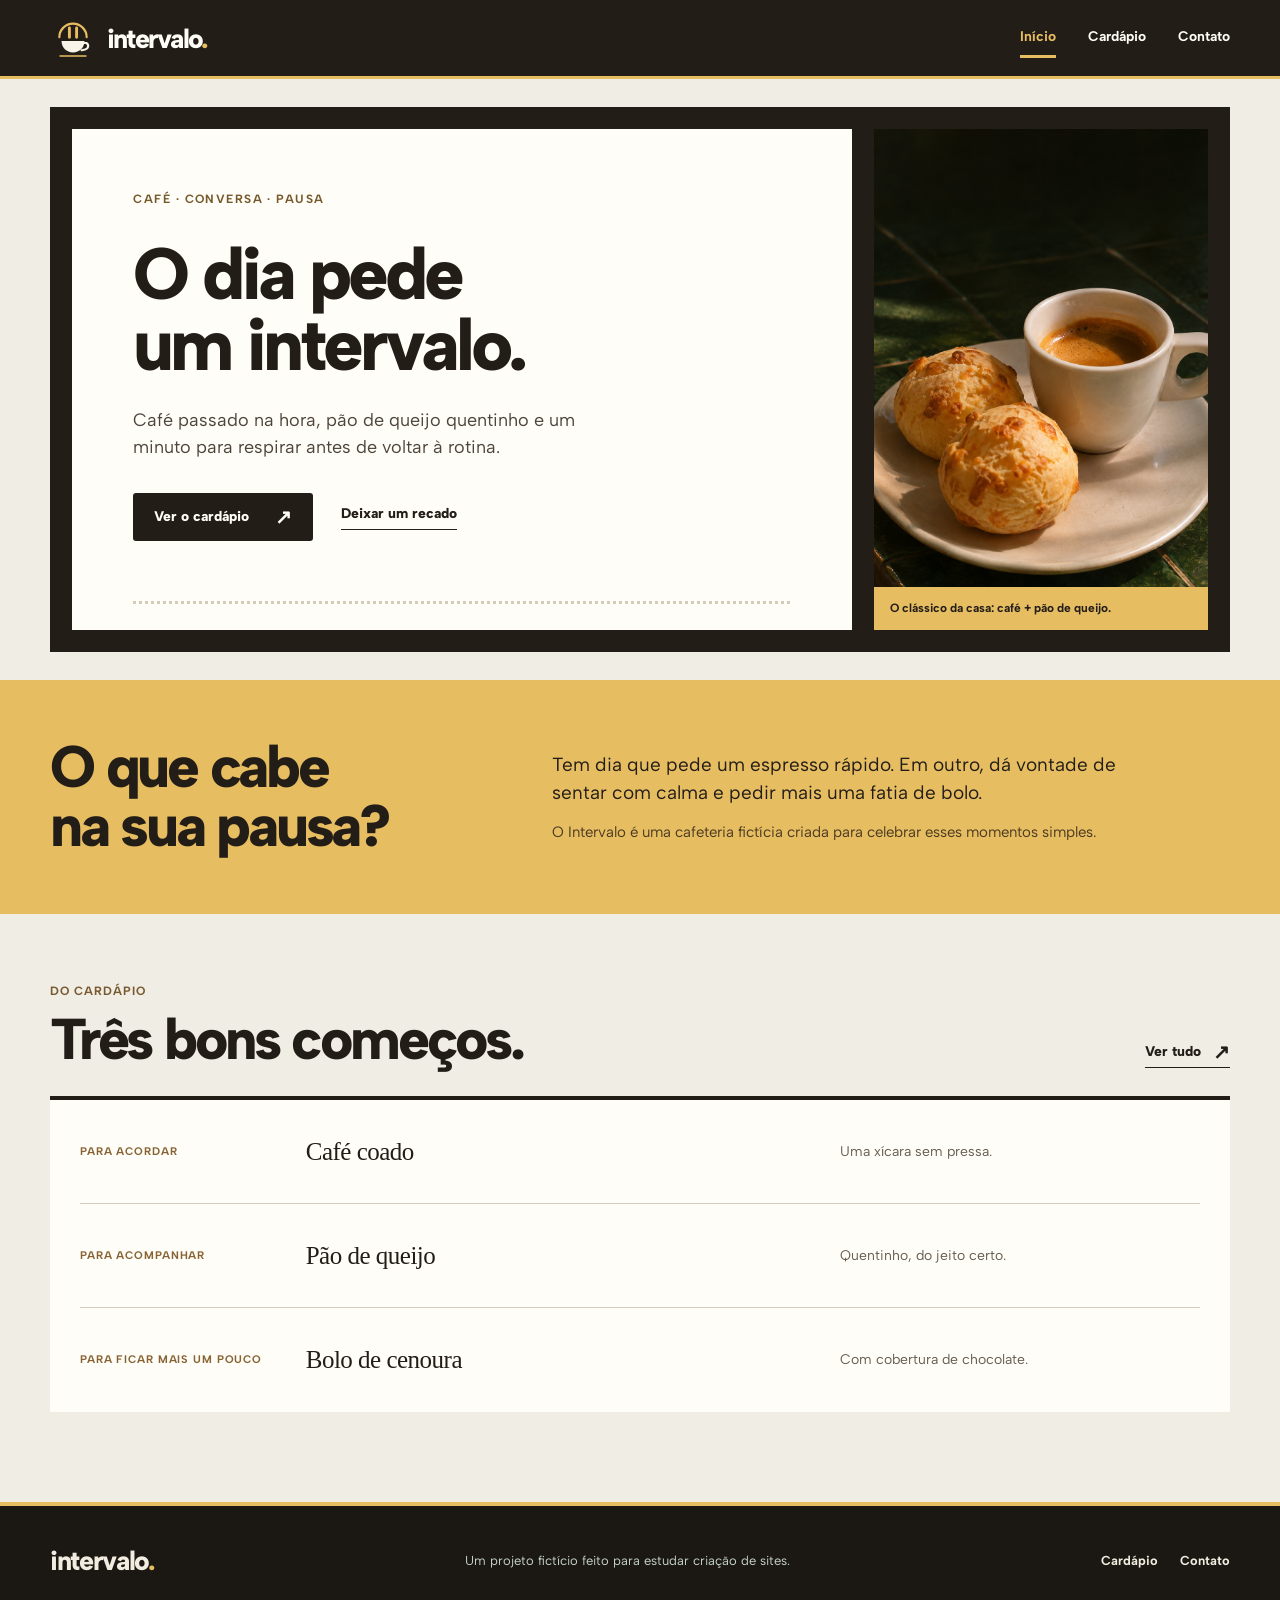
<file: index.html>
<!doctype html>
<html lang="pt-BR">
  <head>
    <meta charset="UTF-8" />
    <meta name="viewport" content="width=device-width, initial-scale=1.0" />
    <meta name="theme-color" content="#17392f" />
    <meta name="description" content="Intervalo: café, pão de queijo e uma pausa boa no meio do dia. Projeto fictício de cafeteria." />
    <title>Intervalo — uma pausa bem servida</title>
    <link rel="icon" type="image/svg+xml" href="favicon.svg" />
    <link rel="preconnect" href="https://fonts.googleapis.com" />
    <link rel="preconnect" href="https://fonts.gstatic.com" crossorigin />
    <link href="https://fonts.googleapis.com/css2?family=Albert+Sans:wght@400;500;600;700;800&display=swap" rel="stylesheet" />
    <link rel="stylesheet" href="style.css" />
    <script src="script.js" defer></script>
  </head>
  <body>
    <header class="site-header">
      <div class="shell header-inner">
        <a class="brand" href="index.html" aria-label="Intervalo, página inicial"><img src="logo-intervalo.svg" alt="" width="44" height="44" /><span>intervalo<span class="brand-period">.</span></span></a>
        <nav aria-label="Navegação principal"><a href="index.html" aria-current="page">Início</a><a href="cardapio.html">Cardápio</a><a href="contato.html">Contato</a></nav>
      </div>
    </header>

    <main>
      <section class="home-hero shell" aria-labelledby="hero-title">
        <div class="hero-content">
          <p class="hero-overline">CAFÉ · CONVERSA · PAUSA</p>
          <h1 id="hero-title">O dia pede<br />um intervalo.</h1>
          <p class="hero-description">Café passado na hora, pão de queijo quentinho e um minuto para respirar antes de voltar à rotina.</p>
          <div class="hero-actions"><a class="button button-primary" href="cardapio.html">Ver o cardápio <span aria-hidden="true">↗</span></a><a class="text-link" href="contato.html">Deixar um recado</a></div>
        </div>
        <figure class="hero-photo"><img src="hero-cafe.png" alt="Uma xícara de café e dois pães de queijo sobre uma mesa verde" width="1024" height="1536" /><figcaption>O clássico da casa: café + pão de queijo.</figcaption></figure>
      </section>

      <section class="home-feature" aria-labelledby="feature-title">
        <div class="shell feature-grid"><h2 id="feature-title">O que cabe<br />na sua pausa?</h2><div class="feature-copy"><p>Tem dia que pede um espresso rápido. Em outro, dá vontade de sentar com calma e pedir mais uma fatia de bolo.</p><p>O Intervalo é uma cafeteria fictícia criada para celebrar esses momentos simples.</p></div></div>
      </section>

      <section class="home-preview shell" aria-labelledby="preview-title">
        <div class="section-intro"><div><p class="section-label">Do cardápio</p><h2 id="preview-title">Três bons começos.</h2></div><a class="text-link" href="cardapio.html">Ver tudo <span aria-hidden="true">↗</span></a></div>
        <div class="preview-list"><article><span>Para acordar</span><h3>Café coado</h3><p>Uma xícara sem pressa.</p></article><article><span>Para acompanhar</span><h3>Pão de queijo</h3><p>Quentinho, do jeito certo.</p></article><article><span>Para ficar mais um pouco</span><h3>Bolo de cenoura</h3><p>Com cobertura de chocolate.</p></article></div>
      </section>
    </main>

    <footer class="site-footer"><div class="shell footer-inner"><a class="footer-brand" href="index.html">intervalo<span>.</span></a><p>Um projeto fictício feito para estudar criação de sites.</p><nav aria-label="Navegação do rodapé"><a href="cardapio.html">Cardápio</a><a href="contato.html">Contato</a></nav></div></footer>
  </body>
</html>
</file>
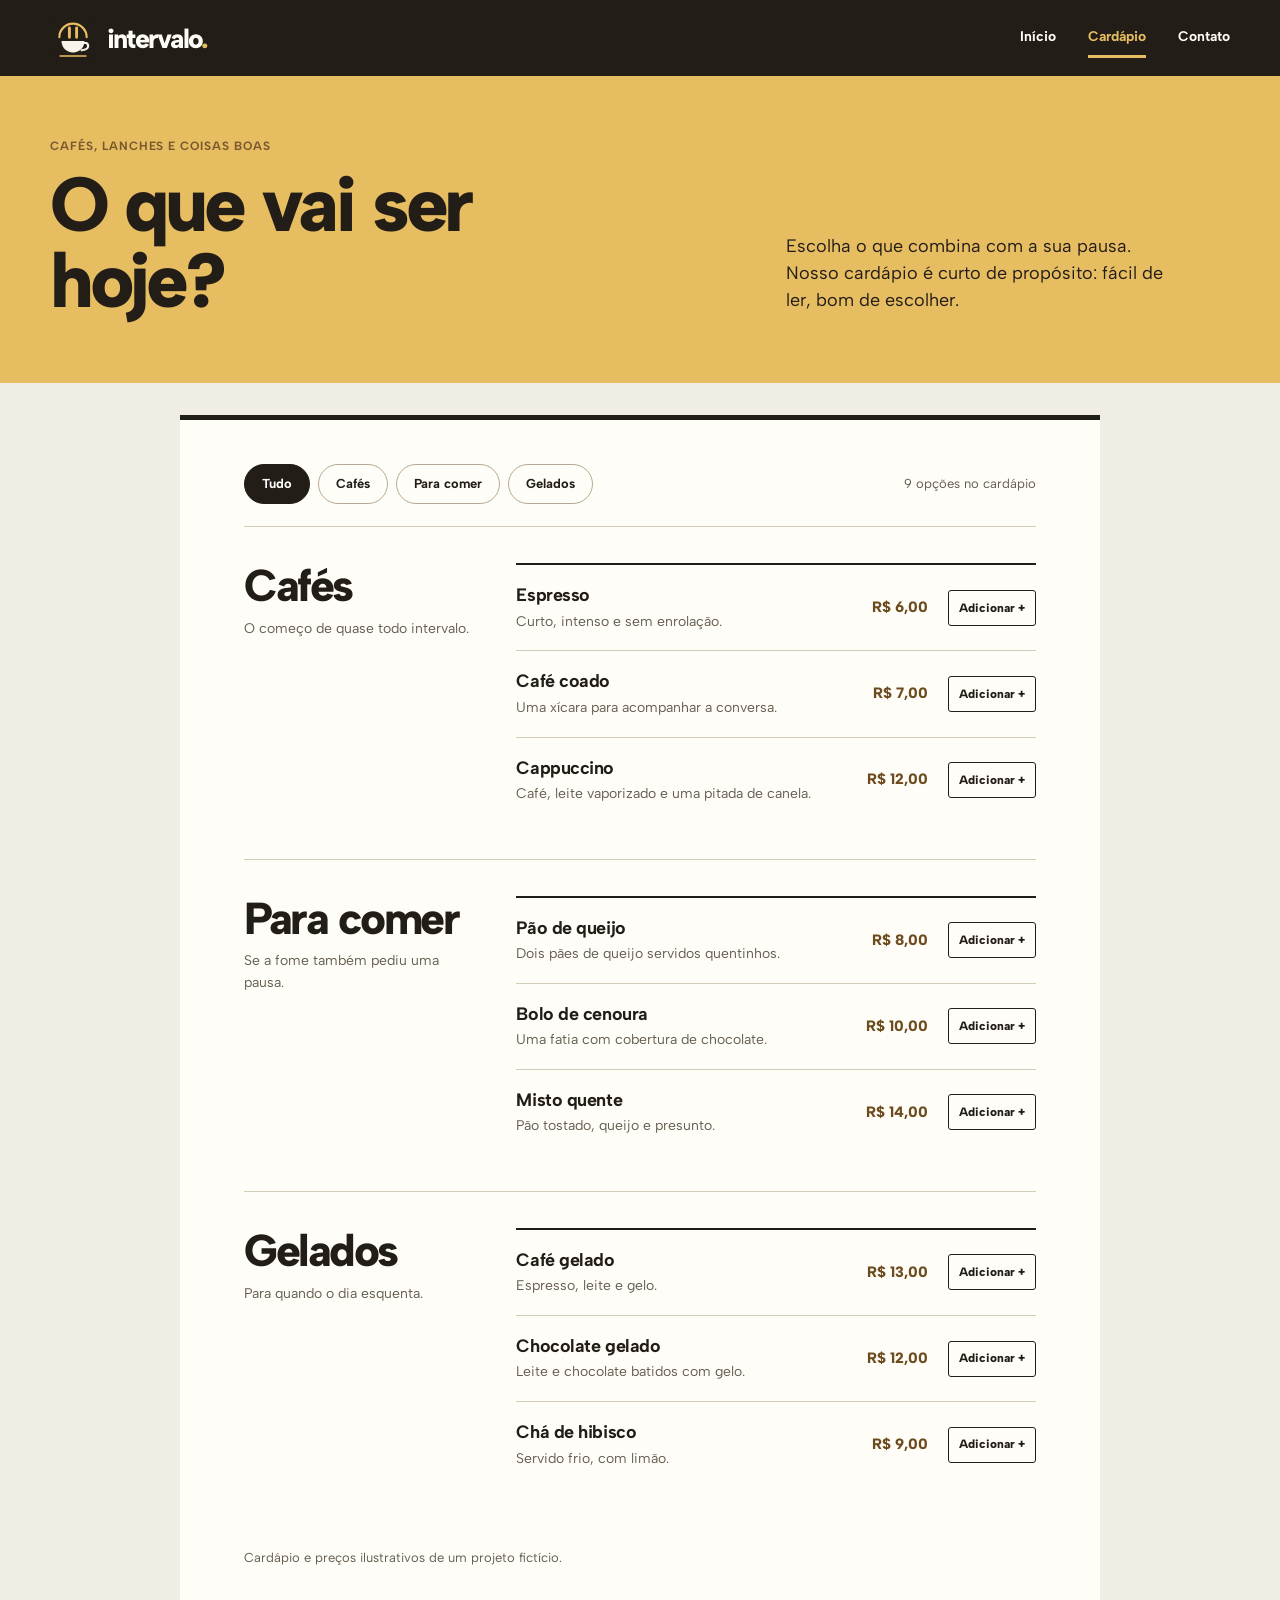
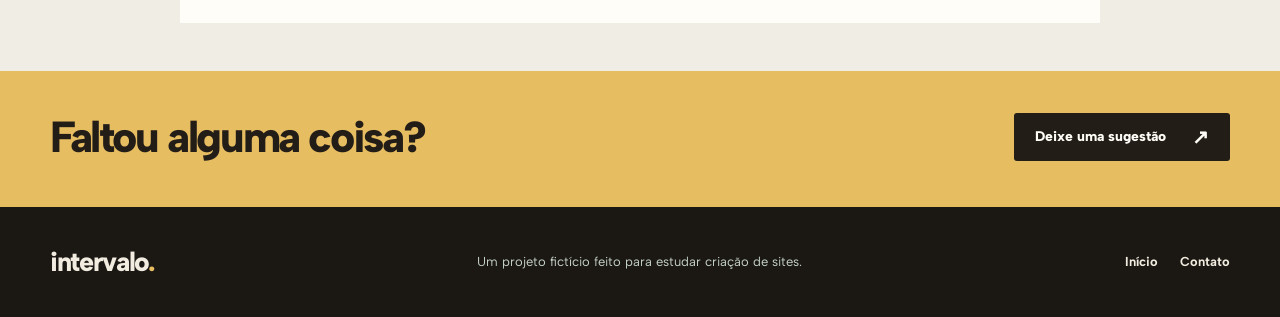
<file: cardapio.html>
<!doctype html>
<html lang="pt-BR">
  <head>
    <meta charset="UTF-8" />
    <meta name="viewport" content="width=device-width, initial-scale=1.0" />
    <meta name="theme-color" content="#17392f" />
    <meta name="description" content="Conheça o cardápio fictício do Intervalo: cafés, lanches e bebidas geladas." />
    <title>Cardápio — Intervalo</title>
    <link rel="icon" type="image/svg+xml" href="favicon.svg" />
    <link rel="preconnect" href="https://fonts.googleapis.com" />
    <link rel="preconnect" href="https://fonts.gstatic.com" crossorigin />
    <link href="https://fonts.googleapis.com/css2?family=Albert+Sans:wght@400;500;600;700;800&display=swap" rel="stylesheet" />
    <link rel="stylesheet" href="style.css" />
    <script src="script.js" defer></script>
  </head>
  <body>
    <header class="site-header"><div class="shell header-inner"><a class="brand" href="index.html" aria-label="Intervalo, página inicial"><img src="logo-intervalo.svg" alt="" width="44" height="44" /><span>intervalo<span class="brand-period">.</span></span></a><nav aria-label="Navegação principal"><a href="index.html">Início</a><a href="cardapio.html" aria-current="page">Cardápio</a><a href="contato.html">Contato</a></nav></div></header>

    <main>
      <section class="page-hero menu-hero"><div class="shell page-hero-inner"><div><p class="section-label">Cafés, lanches e coisas boas</p><h1>O que vai ser hoje?</h1></div><p>Escolha o que combina com a sua pausa. Nosso cardápio é curto de propósito: fácil de ler, bom de escolher.</p></div></section>
      <section class="menu-page shell" aria-label="Cardápio do Intervalo">
        <div class="menu-toolbar"><div class="menu-filters" role="group" aria-label="Filtrar cardápio"><button type="button" data-filter="todos" class="active" aria-pressed="true">Tudo</button><button type="button" data-filter="cafes" aria-pressed="false">Cafés</button><button type="button" data-filter="comidas" aria-pressed="false">Para comer</button><button type="button" data-filter="gelados" aria-pressed="false">Gelados</button></div><p id="menu-count" role="status" aria-live="polite">9 opções no cardápio</p></div>

        <div class="menu-categories">
          <section class="menu-category" data-category="cafes" aria-labelledby="cafes-title"><div class="category-heading"><h2 id="cafes-title">Cafés</h2><p>O começo de quase todo intervalo.</p></div><div class="menu-list"><article class="menu-item"><div><h3>Espresso</h3><p>Curto, intenso e sem enrolação.</p></div><span>R$ 6,00</span></article><article class="menu-item"><div><h3>Café coado</h3><p>Uma xícara para acompanhar a conversa.</p></div><span>R$ 7,00</span></article><article class="menu-item"><div><h3>Cappuccino</h3><p>Café, leite vaporizado e uma pitada de canela.</p></div><span>R$ 12,00</span></article></div></section>
          <section class="menu-category" data-category="comidas" aria-labelledby="comidas-title"><div class="category-heading"><h2 id="comidas-title">Para comer</h2><p>Se a fome também pediu uma pausa.</p></div><div class="menu-list"><article class="menu-item"><div><h3>Pão de queijo</h3><p>Dois pães de queijo servidos quentinhos.</p></div><span>R$ 8,00</span></article><article class="menu-item"><div><h3>Bolo de cenoura</h3><p>Uma fatia com cobertura de chocolate.</p></div><span>R$ 10,00</span></article><article class="menu-item"><div><h3>Misto quente</h3><p>Pão tostado, queijo e presunto.</p></div><span>R$ 14,00</span></article></div></section>
          <section class="menu-category" data-category="gelados" aria-labelledby="gelados-title"><div class="category-heading"><h2 id="gelados-title">Gelados</h2><p>Para quando o dia esquenta.</p></div><div class="menu-list"><article class="menu-item"><div><h3>Café gelado</h3><p>Espresso, leite e gelo.</p></div><span>R$ 13,00</span></article><article class="menu-item"><div><h3>Chocolate gelado</h3><p>Leite e chocolate batidos com gelo.</p></div><span>R$ 12,00</span></article><article class="menu-item"><div><h3>Chá de hibisco</h3><p>Servido frio, com limão.</p></div><span>R$ 9,00</span></article></div></section>
        </div>
        <p class="menu-note">Cardápio e preços ilustrativos de um projeto fictício.</p>
      </section>
      <div class="cart-bar" id="cart-bar" hidden><div class="shell cart-bar-inner"><span id="cart-summary">0 itens no carrinho</span><button type="button" id="open-cart">Ver carrinho <strong id="cart-total-short">R$ 0,00</strong></button></div></div>
      <dialog id="cart-dialog" aria-labelledby="cart-title"><div class="cart-dialog-head"><div><p class="section-label">Seu pedido</p><h2 id="cart-title">Carrinho</h2></div><button type="button" id="close-cart" aria-label="Fechar carrinho">Fechar ×</button></div><div id="cart-items"></div><div class="cart-dialog-foot"><p>Total <strong id="cart-total">R$ 0,00</strong></p><small>Pedido de demonstração: não há cobrança nem entrega real.</small><button type="button" id="finish-order" class="button button-primary">Concluir pedido de demonstração</button><p id="order-status" role="status" aria-live="polite"></p></div></dialog>
      <section class="page-cta"><div class="shell cta-inner"><h2>Faltou alguma coisa?</h2><a class="button button-light" href="contato.html">Deixe uma sugestão <span aria-hidden="true">↗</span></a></div></section>
    </main>

    <footer class="site-footer"><div class="shell footer-inner"><a class="footer-brand" href="index.html">intervalo<span>.</span></a><p>Um projeto fictício feito para estudar criação de sites.</p><nav aria-label="Navegação do rodapé"><a href="index.html">Início</a><a href="contato.html">Contato</a></nav></div></footer>
  </body>
</html>
</file>
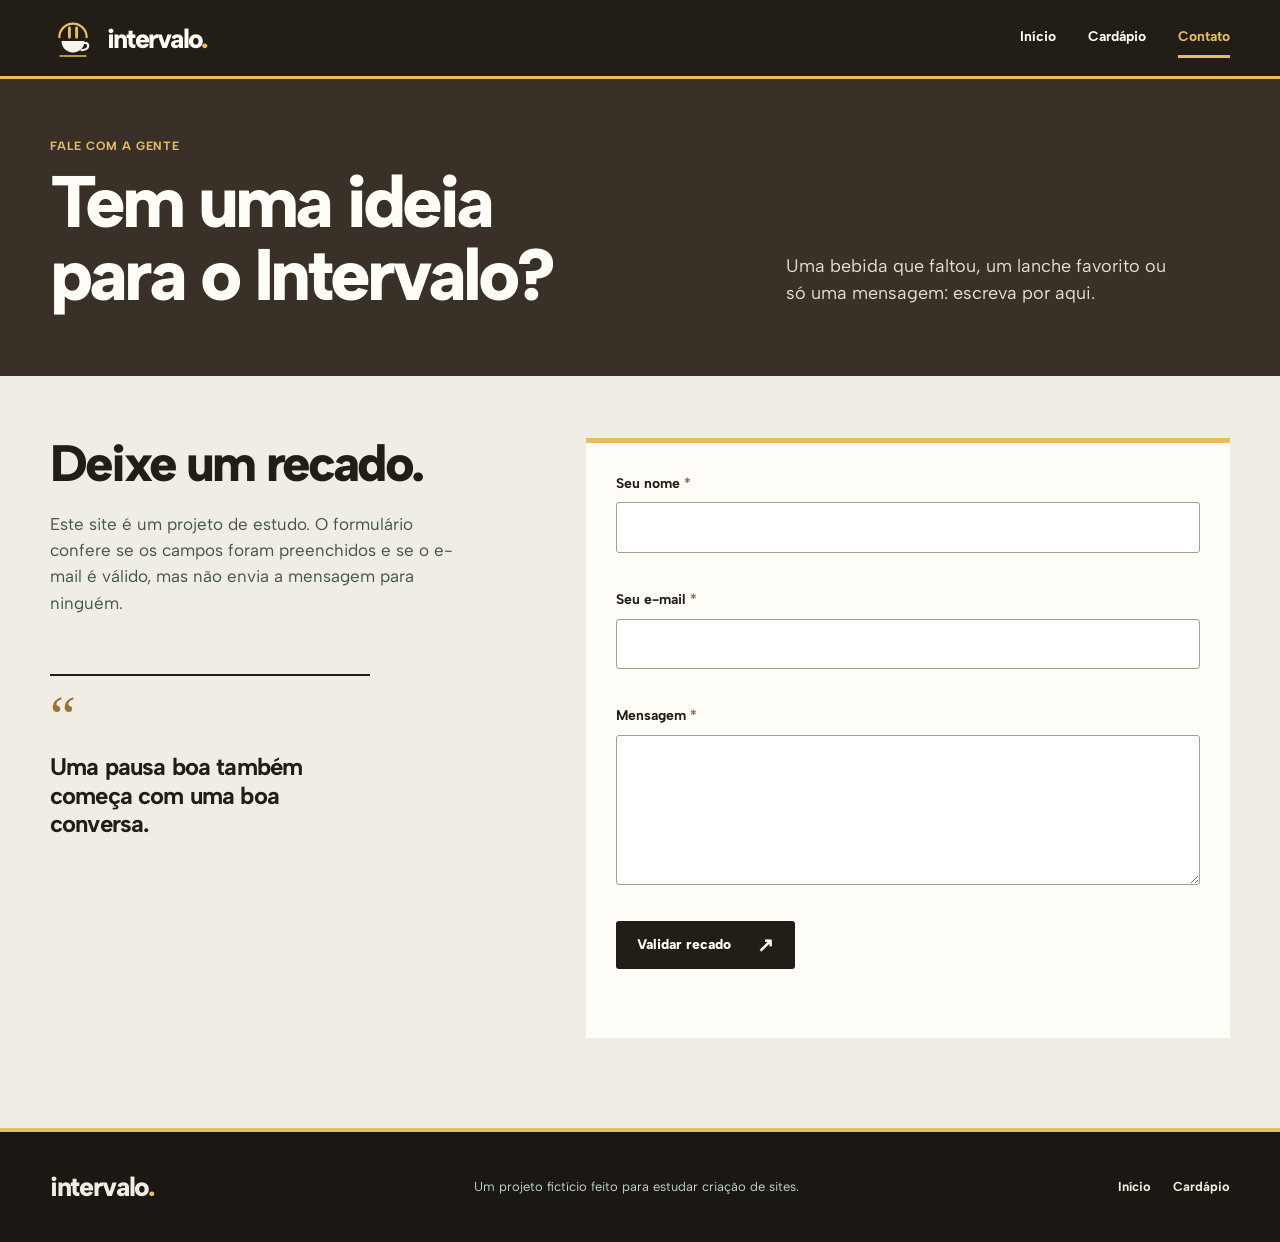
<file: contato.html>
<!doctype html>
<html lang="pt-BR">
  <head>
    <meta charset="UTF-8" />
    <meta name="viewport" content="width=device-width, initial-scale=1.0" />
    <meta name="theme-color" content="#17392f" />
    <meta name="description" content="Deixe uma sugestão para o Intervalo. Formulário de demonstração com validação de campos." />
    <title>Contato — Intervalo</title>
    <link rel="icon" type="image/svg+xml" href="favicon.svg" />
    <link rel="preconnect" href="https://fonts.googleapis.com" />
    <link rel="preconnect" href="https://fonts.gstatic.com" crossorigin />
    <link href="https://fonts.googleapis.com/css2?family=Albert+Sans:wght@400;500;600;700;800&display=swap" rel="stylesheet" />
    <link rel="stylesheet" href="style.css" />
    <script src="script.js" defer></script>
  </head>
  <body>
    <header class="site-header"><div class="shell header-inner"><a class="brand" href="index.html" aria-label="Intervalo, página inicial"><img src="logo-intervalo.svg" alt="" width="44" height="44" /><span>intervalo<span class="brand-period">.</span></span></a><nav aria-label="Navegação principal"><a href="index.html">Início</a><a href="cardapio.html">Cardápio</a><a href="contato.html" aria-current="page">Contato</a></nav></div></header>

    <main>
      <section class="page-hero contact-hero"><div class="shell page-hero-inner"><div><p class="section-label">Fale com a gente</p><h1>Tem uma ideia<br />para o Intervalo?</h1></div><p>Uma bebida que faltou, um lanche favorito ou só uma mensagem: escreva por aqui.</p></div></section>
      <section class="contact-page shell" aria-labelledby="contact-title"><div class="contact-copy"><h2 id="contact-title">Deixe um recado.</h2><p>Este site é um projeto de estudo. O formulário confere se os campos foram preenchidos e se o e-mail é válido, mas não envia a mensagem para ninguém.</p><div class="contact-detail"><span aria-hidden="true">“</span><p>Uma pausa boa também começa com uma boa conversa.</p></div></div>
        <form id="contact-form" novalidate><div class="field"><label for="name">Seu nome <span>*</span></label><input id="name" name="name" autocomplete="name" required /><small id="name-error" class="error"></small></div><div class="field"><label for="email">Seu e-mail <span>*</span></label><input id="email" name="email" type="email" autocomplete="email" required /><small id="email-error" class="error"></small></div><div class="field"><label for="message">Mensagem <span>*</span></label><textarea id="message" name="message" rows="5" required></textarea><small id="message-error" class="error"></small></div><button class="button button-primary submit-button" type="submit">Validar recado <span aria-hidden="true">↗</span></button><p id="form-status" role="status" aria-live="polite"></p></form>
      </section>
    </main>

    <footer class="site-footer"><div class="shell footer-inner"><a class="footer-brand" href="index.html">intervalo<span>.</span></a><p>Um projeto fictício feito para estudar criação de sites.</p><nav aria-label="Navegação do rodapé"><a href="index.html">Início</a><a href="cardapio.html">Cardápio</a></nav></div></footer>
  </body>
</html>
</file>
<file: style.css>
:root{--forest:#17392f;--forest-dark:#102b23;--cream:#f5f1e8;--paper:#fffdf8;--ink:#1d3028;--muted:#5c6b61;--gold:#e4b96e;--line:#d7d9cd}
*{box-sizing:border-box}
html{scroll-behavior:smooth}
body{margin:0;background:var(--cream);color:var(--ink);font:16px/1.55 'Albert Sans',Arial,sans-serif}
button,input,textarea{font:inherit}
button{cursor:pointer}
a{color:inherit}
img{display:block;max-width:100%}
[hidden]{display:none!important}
.shell{width:min(1180px,calc(100% - 64px));margin-inline:auto}
h1,h2,h3,p,figure{margin-top:0}
h1,h2{font-family:'DM Serif Display',Georgia,serif;font-weight:400;letter-spacing:-.035em}
.site-header{background:var(--paper);border-bottom:1px solid var(--line)}
.header-inner{min-height:80px;display:flex;align-items:center;justify-content:space-between;gap:28px}
.brand{display:inline-flex;align-items:center;gap:11px;text-decoration:none;font-weight:800;font-size:27px;line-height:1;letter-spacing:-.055em;white-space:nowrap}
.brand img{width:44px;height:44px}
.brand-period,.footer-brand span{color:#b66e31}
.site-header nav{display:flex;align-items:center;gap:32px}
.site-header nav a{text-decoration:none;font-size:14px;font-weight:700;padding:8px 0;border-bottom:2px solid transparent}
.site-header nav a:hover,.site-header nav a[aria-current=page]{border-color:var(--forest)}
.site-header nav a:focus-visible,a:focus-visible,button:focus-visible,input:focus-visible,textarea:focus-visible{outline:2px solid #ad6c38;outline-offset:4px}
.home-hero{display:grid;grid-template-columns:minmax(0,1.14fr) minmax(0,.86fr);gap:70px;align-items:center;padding-block:70px 86px}
.hero-content{max-width:620px}
.hero-overline{font-size:14px;font-weight:700;color:#7c5735;margin-bottom:26px}
.home-hero h1{font-size:clamp(72px,7.6vw,112px);line-height:.9;margin-bottom:30px}
.hero-description{font-size:19px;max-width:33ch;line-height:1.5;color:#34483d;margin-bottom:32px}
.hero-actions{display:flex;align-items:center;flex-wrap:wrap;gap:20px 28px}
.button{display:inline-flex;align-items:center;justify-content:space-between;gap:26px;min-height:50px;padding:12px 20px;text-decoration:none;font-size:14px;font-weight:800;border:1px solid transparent;transition:background .18s,transform .18s}
.button:hover{transform:translateY(-2px)}
.button-primary{background:var(--forest);color:#fff}
.button-primary:hover{background:#2a5848}
.button span,.text-link span{font-size:20px;line-height:1}
.text-link{display:inline-flex;align-items:center;gap:12px;text-decoration:none;border-bottom:1px solid currentColor;padding-bottom:4px;font-size:14px;font-weight:800}
.text-link:hover{color:#996032}
.hero-photo{margin:0;position:relative;height:470px;overflow:hidden;background:var(--forest)}
.hero-photo img{width:100%;height:100%;object-fit:cover;object-position:center 58%}
.hero-photo figcaption{position:absolute;left:0;bottom:0;right:0;padding:14px 20px;background:var(--forest);color:#fff;font-size:13px;font-weight:700}
.home-feature{background:var(--forest);color:var(--cream);padding-block:88px}
.feature-grid{display:grid;grid-template-columns:minmax(0,.9fr) minmax(0,1.1fr);gap:80px;align-items:start}
.feature-grid h2{font-size:clamp(54px,5.5vw,78px);line-height:.96;margin:0}
.feature-copy{padding-top:9px;max-width:570px}
.feature-copy p{font-size:20px;line-height:1.5;color:#e0e8dc;margin-bottom:22px}
.feature-copy p:last-child{font-size:16px;color:#b7c9b9;margin-bottom:0}
.home-preview{padding-block:92px 110px}
.section-intro{display:flex;justify-content:space-between;align-items:end;gap:30px;margin-bottom:40px}
.section-label{font-size:14px;font-weight:700;color:#825838;margin-bottom:15px}
.section-intro h2{font-size:clamp(52px,5vw,72px);line-height:1;margin:0}
.preview-list{display:grid;grid-template-columns:repeat(3,minmax(0,1fr));border-top:2px solid var(--forest)}
.preview-list article{padding:26px 25px 10px 0}
.preview-list article+article{border-left:1px solid var(--line);padding-left:25px}
.preview-list article>span{display:block;color:#825838;font-size:13px;font-weight:700;margin-bottom:18px}
.preview-list h3{font:400 31px/1.05 'DM Serif Display',Georgia,serif;letter-spacing:-.02em;margin-bottom:10px}
.preview-list p{color:var(--muted);font-size:14px}
.page-hero{padding-block:76px 80px}
.menu-hero{background:#e4e6d9}
.contact-hero{background:var(--forest);color:var(--cream)}
.page-hero-inner{display:grid;grid-template-columns:minmax(0,1.2fr) minmax(0,.8fr);gap:70px;align-items:end}
.page-hero h1{font-size:clamp(68px,7.5vw,104px);line-height:.93;margin:0}
.page-hero-inner>p{font-size:19px;line-height:1.5;max-width:31ch;margin:0 0 5px}
.contact-hero .section-label{color:var(--gold)}
.contact-hero h1{font-size:clamp(58px,6vw,82px)}
.contact-hero .page-hero-inner>p{color:#d8e2d5}
.menu-page{padding-block:46px 100px}
.menu-toolbar{display:flex;justify-content:space-between;align-items:center;gap:20px;border-bottom:1px solid var(--line);padding-bottom:26px}
.menu-filters{display:flex;gap:8px;flex-wrap:wrap}
.menu-filters button{border:1px solid #b9c3b3;background:transparent;color:var(--forest);padding:9px 17px;border-radius:999px;font-size:13px;font-weight:700}
.menu-filters button:hover,.menu-filters button.active{background:var(--forest);border-color:var(--forest);color:white}
.menu-toolbar>p{margin:0;font-size:13px;color:var(--muted);white-space:nowrap}
.menu-category{display:grid;grid-template-columns:minmax(0,.36fr) minmax(0,.64fr);gap:46px;padding-block:46px;border-bottom:1px solid var(--line)}
.category-heading h2{font-size:clamp(46px,4vw,62px);line-height:1;margin-bottom:10px}
.category-heading p{font-size:14px;color:var(--muted);max-width:26ch}
.menu-list{border-top:2px solid var(--forest)}
.menu-item{display:grid;grid-template-columns:minmax(0,1fr) auto;gap:20px;padding:19px 0;border-bottom:1px solid var(--line)}
.menu-item:last-child{border-bottom:0}
.menu-item h3{font-size:18px;line-height:1.25;margin:0 0 5px}
.menu-item p{font-size:14px;line-height:1.4;color:var(--muted);margin:0}
.menu-item>span{font-size:15px;font-weight:800;white-space:nowrap;font-variant-numeric:tabular-nums}
.menu-note{font-size:13px;color:var(--muted);margin:25px 0 0}
.page-cta{background:var(--forest);color:var(--cream);padding-block:54px}
.cta-inner{display:flex;align-items:center;justify-content:space-between;gap:24px}
.cta-inner h2{font-size:clamp(42px,4vw,60px);line-height:1;margin:0}
.button-light{background:var(--gold);color:var(--forest)}
.button-light:hover{background:#edc98e}
.contact-page{display:grid;grid-template-columns:minmax(0,.85fr) minmax(0,1.15fr);gap:90px;padding-block:90px 115px}
.contact-copy h2{font-size:clamp(50px,4vw,66px);line-height:1;margin-bottom:22px}
.contact-copy>p{max-width:38ch;font-size:17px;color:#435449}
.contact-detail{border-top:2px solid var(--forest);margin-top:58px;padding-top:20px;max-width:320px}
.contact-detail>span{font:400 58px/.7 'DM Serif Display',Georgia,serif;color:#ae794a}
.contact-detail p{font:400 24px/1.18 'DM Serif Display',Georgia,serif;margin:10px 0 0}
#contact-form{display:grid;gap:15px;background:var(--paper);padding:36px;border:1px solid var(--line)}
.field{display:flex;flex-direction:column}
.field label{font-size:14px;font-weight:700;margin-bottom:8px}
.field label span{color:#a65e37}
.field input,.field textarea{width:100%;padding:12px 14px;background:#fff;border:1px solid #adb9ab;border-radius:0;color:var(--ink);outline-offset:2px}
.field input{min-height:48px}
.field textarea{resize:vertical;min-height:130px}
.field input[aria-invalid=true],.field textarea[aria-invalid=true]{border-color:#b84433}
.error{min-height:21px;padding-top:3px;color:#a83224;font-size:12px}
.submit-button{width:fit-content;cursor:pointer}
#form-status{min-height:24px;margin:0;font-size:14px;color:var(--forest);font-weight:700}
.site-footer{background:var(--forest-dark);color:#f1ecdf;padding-block:34px}
.footer-inner{display:flex;align-items:center;justify-content:space-between;gap:24px}
.footer-brand{text-decoration:none;font-size:27px;font-weight:800;letter-spacing:-.05em}
.footer-inner p{font-size:13px;color:#c4d2c5;margin:0}
.footer-inner nav{display:flex;gap:22px}
.footer-inner nav a{font-size:13px;text-decoration:none;font-weight:700}
.footer-inner nav a:hover{text-decoration:underline}
@media(max-width:900px){.home-hero{gap:35px}.hero-photo{height:470px}.contact-page{gap:45px}}
@media(max-width:680px){
  .shell{width:min(100% - 40px,1180px)}
  .header-inner{min-height:68px;gap:12px}
  .brand{font-size:22px;gap:8px}.brand img{width:36px;height:36px}
  .site-header nav{gap:15px}.site-header nav a{font-size:12px}
  .home-hero{grid-template-columns:1fr;gap:34px;padding-block:50px 60px}
  .hero-overline{margin-bottom:16px}
  .home-hero h1{font-size:clamp(62px,13vw,88px);margin-bottom:24px}
  .hero-description{font-size:17px;margin-bottom:25px}
  .hero-photo{height:310px}
  .home-feature{padding-block:62px}
  .feature-grid{grid-template-columns:1fr;gap:26px}
  .feature-grid h2{font-size:58px}.feature-copy p{font-size:18px}
  .home-preview{padding-block:66px 78px}
  .section-intro{align-items:start;flex-direction:column;gap:16px;margin-bottom:27px}
  .section-intro h2{font-size:52px}
  .preview-list{grid-template-columns:1fr}
  .preview-list article{padding:20px 0 14px}
  .preview-list article+article{border-left:0;border-top:1px solid var(--line);padding-left:0}
  .preview-list article>span{margin-bottom:7px}
  .page-hero{padding-block:54px 60px}
  .page-hero-inner{grid-template-columns:1fr;gap:22px}
  .page-hero h1{font-size:clamp(60px,12vw,80px)}
  .contact-hero h1{font-size:50px}
  .page-hero-inner>p{font-size:17px}
  .menu-toolbar{align-items:start;flex-direction:column;gap:12px}
  .menu-category{grid-template-columns:1fr;gap:16px;padding-block:34px}
  .category-heading h2{font-size:49px}
  .cta-inner{align-items:start;flex-direction:column}
  .contact-page{grid-template-columns:1fr;gap:24px;padding-block:45px 80px}
  .contact-detail{display:none}
  #contact-form{padding:24px}
  .footer-inner{align-items:start;flex-direction:column;gap:12px}
}
@media(max-width:380px){.shell{width:calc(100% - 32px)}.brand{font-size:20px}.brand img{width:32px;height:32px}.site-header nav{gap:10px}.site-header nav a{font-size:11px}.home-hero h1{font-size:58px}.hero-photo{height:310px}.menu-filters button{padding:8px 11px}.menu-item{gap:12px}.menu-item>span{font-size:14px}}
@media(prefers-reduced-motion:reduce){html{scroll-behavior:auto}.button{transition:none}}

/* Identidade de cardápio impresso: café escuro, papel e amarelo de balcão. */
:root{--forest:#231d18;--forest-dark:#1b1713;--cream:#f0ede4;--paper:#fffdf7;--ink:#231d18;--muted:#665d51;--gold:#e7bd62;--line:#d4cbb9}
body{background:var(--cream);font-family:'Albert Sans',Arial,sans-serif}
h1,h2,h3{font-family:'Albert Sans',Arial,sans-serif;font-weight:800;letter-spacing:-.055em}
.site-header{background:var(--forest);border-bottom:3px solid var(--gold);color:var(--paper)}
.header-inner{min-height:76px}
.brand{letter-spacing:-.065em}
.brand img{width:46px;height:46px}
.brand-period,.footer-brand span{color:var(--gold)}
.site-header nav a{border-bottom-width:3px}
.site-header nav a:hover,.site-header nav a[aria-current=page]{color:var(--gold);border-color:var(--gold)}
.site-header nav a:focus-visible,a:focus-visible,button:focus-visible,input:focus-visible,textarea:focus-visible{outline-color:#bb7928}
.home-hero{grid-template-columns:minmax(0,1.4fr) minmax(260px,.6fr);gap:22px;align-items:stretch;background:var(--forest);padding:22px;margin-block:28px 0;min-height:0}
.hero-content{position:relative;display:flex;flex-direction:column;align-items:flex-start;max-width:none;background:var(--paper);padding:clamp(30px,4.8vw,68px);color:var(--ink)}
.hero-content:after{content:'';position:absolute;left:clamp(30px,4.8vw,68px);right:clamp(30px,4.8vw,68px);bottom:26px;border-top:3px dotted var(--line)}
.hero-overline{color:#76592b;letter-spacing:.12em;font-size:12px;margin-bottom:30px}
.home-hero h1{font-size:clamp(56px,5.7vw,84px);line-height:.97;margin-bottom:26px;max-width:10ch}
.hero-description{font-size:18px;max-width:42ch;color:#4d453b;margin-bottom:32px}
.hero-actions{margin-bottom:28px}
.hero-photo{height:auto;min-height:340px;background:#362a1e}
.hero-photo img{object-position:center 55%}
.hero-photo figcaption{background:var(--gold);color:var(--ink);font-size:12px;padding:12px 16px}
.button{border-radius:3px;min-height:48px;transition:background .18s,transform .18s}
.button-primary{background:var(--forest);color:var(--paper)}
.button-primary:hover{background:#534031}
.text-link:hover{color:#9c6b22}
.home-feature{background:var(--gold);color:var(--ink);padding-block:58px;margin-top:28px}
.feature-grid{grid-template-columns:minmax(0,.8fr) minmax(0,1.2fr);gap:50px;align-items:center}
.feature-grid h2{font-size:clamp(40px,4.6vw,64px);line-height:1}
.feature-copy{padding-top:0}
.feature-copy p{color:var(--ink);font-size:19px;margin-bottom:13px}
.feature-copy p:last-child{color:#4b3b22;font-size:15px}
.home-preview{padding-block:68px 90px}
.section-intro{margin-bottom:28px}
.section-label{color:#78582f;letter-spacing:.08em;text-transform:uppercase;font-size:12px;margin-bottom:10px}
.section-intro h2{font-size:clamp(42px,4.5vw,62px)}
.preview-list{display:block;background:var(--paper);border-top:4px solid var(--forest);padding:0 30px}
.preview-list article,.preview-list article+article{display:grid;grid-template-columns:minmax(120px,.4fr) minmax(0,1fr) minmax(130px,.7fr);align-items:center;gap:20px;min-height:104px;padding:20px 0;border-left:0;border-top:0;border-bottom:1px solid var(--line)}
.preview-list article:last-child{border-bottom:0}
.preview-list article>span{margin:0;color:#876333;text-transform:uppercase;font-size:11px;letter-spacing:.08em}
.preview-list h3{font-size:25px;line-height:1.1;margin:0}
.preview-list p{margin:0;font-size:14px}
.page-hero{padding-block:58px 64px}
.menu-hero{background:var(--gold);color:var(--ink)}
.contact-hero{background:#393027;color:var(--paper)}
.page-hero h1{font-size:clamp(52px,6vw,82px);line-height:1;max-width:12ch}
.page-hero-inner>p{font-size:18px;max-width:36ch}
.contact-hero h1{font-size:clamp(48px,5.7vw,78px)}
.contact-hero .section-label{color:var(--gold)}
.contact-hero .page-hero-inner>p{color:#e5dfd1}
.menu-page{width:min(920px,calc(100% - 64px));margin-block:32px 48px;background:var(--paper);padding:44px clamp(24px,5vw,64px) 55px;border-top:5px solid var(--forest)}
.menu-toolbar{padding-bottom:22px}
.menu-filters button{border-color:#b7a991;color:var(--ink)}
.menu-filters button:hover,.menu-filters button.active{background:var(--forest);border-color:var(--forest)}
.menu-category{grid-template-columns:minmax(0,.32fr) minmax(0,.68fr);gap:28px;padding-block:36px}
.menu-category:last-child{border-bottom:0}
.category-heading h2{font-size:clamp(36px,3.5vw,50px)}
.menu-list{border-top:2px solid var(--forest)}
.menu-item h3{font-weight:700;letter-spacing:-.025em}
.menu-item>span{color:#6c4c1f}
.page-cta{background:var(--gold);color:var(--ink);padding-block:42px}
.cta-inner h2{font-size:clamp(35px,3.4vw,48px)}
.button-light{background:var(--forest);color:var(--paper)}
.button-light:hover{background:#534031}
.contact-page{gap:60px;padding-block:62px 90px}
.contact-copy h2{font-size:clamp(40px,4vw,58px)}
.contact-detail{border-top-color:var(--forest)}
.contact-detail>span{color:#9b7138}
.contact-detail p{font:700 24px/1.2 'Albert Sans',Arial,sans-serif;letter-spacing:-.035em}
#contact-form{border:0;border-top:5px solid var(--gold);padding:30px}
.field input,.field textarea{border-color:#a99e8b;border-radius:3px}
.site-footer{border-top:4px solid var(--gold)}
@media(max-width:900px){.home-hero{grid-template-columns:minmax(0,1.25fr) minmax(230px,.75fr)}.hero-photo{min-height:330px}.home-hero h1{font-size:clamp(50px,6vw,70px)}}
@media(max-width:680px){
  .header-inner{min-height:68px}.brand img{width:36px;height:36px}
  .home-hero{grid-template-columns:1fr;gap:0;padding:10px;margin-top:14px}
  .hero-content{padding:30px 24px 50px}
  .hero-content:after{left:24px;right:24px;bottom:19px}
  .hero-overline{margin-bottom:20px}
  .home-hero h1{font-size:clamp(48px,10vw,68px);margin-bottom:18px}
  .hero-description{font-size:16px;margin-bottom:25px}
  .hero-photo{height:220px;min-height:0}
  .hero-photo img{object-position:center 57%}
  .hero-photo figcaption{font-size:11px;padding:8px 12px}
  .home-feature{margin-top:14px;padding-block:42px}
  .feature-grid{gap:18px}
  .feature-grid h2{font-size:46px}.feature-copy p{font-size:17px}
  .home-preview{padding-block:48px 60px}
  .section-intro h2{font-size:42px}
  .preview-list{padding:0 18px}
  .preview-list article,.preview-list article+article{grid-template-columns:1fr;gap:5px;padding:18px 0;min-height:0}
  .preview-list h3{font-size:24px}
  .page-hero{padding-block:44px 48px}
  .page-hero h1,.contact-hero h1{font-size:clamp(42px,10vw,60px)}
  .page-hero-inner{gap:16px}.page-hero-inner>p{font-size:16px}
  .menu-page{width:min(100% - 28px,920px);margin-block:14px 28px;padding:22px 18px 36px}
  .menu-category{grid-template-columns:1fr;gap:10px;padding-block:28px}.category-heading h2{font-size:34px}
  .menu-item{gap:8px}.menu-item>span{font-size:14px}
  .contact-page{padding-block:38px 68px;gap:22px}#contact-form{padding:22px}
}
@media(max-width:380px){.home-hero h1{font-size:45px}.hero-photo{height:190px}.site-header nav{gap:9px}.site-header nav a{font-size:11px}}

/* Carrinho de demonstração do cardápio. */
.menu-item{grid-template-columns:minmax(0,1fr) auto auto;align-items:center}
.add-item{min-height:36px;padding:7px 10px;border:1px solid var(--forest);border-radius:3px;background:transparent;color:var(--forest);font-size:12px;font-weight:800;white-space:nowrap}
.add-item:hover{background:var(--forest);color:var(--paper)}
.cart-bar{position:sticky;bottom:0;z-index:20;background:var(--forest);color:var(--paper);border-top:3px solid var(--gold)}
.cart-bar-inner{display:flex;align-items:center;justify-content:space-between;gap:20px;min-height:67px}
.cart-bar-inner>span{font-size:14px;font-weight:700}
.cart-bar button{display:flex;align-items:center;gap:18px;min-height:42px;padding:8px 14px;background:var(--gold);border:0;border-radius:3px;color:var(--ink);font-weight:800}
.cart-bar button:hover{background:#f1cc7f}
#cart-dialog{width:min(560px,calc(100% - 28px));max-height:min(88dvh,780px);padding:0;border:0;border-top:5px solid var(--gold);background:var(--paper);color:var(--ink);box-shadow:0 20px 70px #0005}
#cart-dialog::backdrop{background:#100e0bd9}
.cart-dialog-head{display:flex;justify-content:space-between;align-items:start;gap:16px;padding:24px 28px 16px;border-bottom:1px solid var(--line)}
.cart-dialog-head .section-label{margin:0 0 4px}
.cart-dialog-head h2{font-size:34px;line-height:1;margin:0}
#close-cart{border:0;background:transparent;color:var(--ink);font-size:13px;font-weight:700}
#close-cart:hover{text-decoration:underline}
#cart-items{max-height:42dvh;overflow-y:auto;padding:0 28px}
.cart-empty{margin:24px 0;color:var(--muted)}
.cart-row{display:grid;grid-template-columns:minmax(0,1fr) auto 90px;align-items:center;gap:16px;padding:15px 0;border-bottom:1px solid var(--line)}
.cart-row strong{font-size:15px}
.cart-row>span{text-align:right;font-variant-numeric:tabular-nums;font-weight:700;font-size:14px}
.quantity-controls{display:flex;align-items:center;gap:8px}
.quantity-controls button{width:30px;height:30px;border:1px solid var(--line);border-radius:3px;background:#fff;color:var(--ink);font-weight:800}
.quantity-controls button:hover{background:var(--gold)}
.quantity-controls span{min-width:16px;text-align:center;font-variant-numeric:tabular-nums}
.cart-dialog-foot{display:grid;gap:12px;padding:20px 28px 28px}
.cart-dialog-foot>p:first-child{display:flex;justify-content:space-between;margin:0;font-size:18px;font-weight:700}
.cart-dialog-foot small{color:var(--muted);font-size:13px}
.cart-dialog-foot .button{width:100%;cursor:pointer}
.cart-dialog-foot .button:disabled{opacity:.45;cursor:not-allowed}
#order-status{min-height:20px;margin:0;color:var(--forest);font-size:13px;font-weight:700}
@media(max-width:680px){
  .menu-category{grid-template-columns:1fr}
  .menu-item{grid-template-columns:minmax(0,1fr) auto;gap:8px}
  .menu-item .add-item{grid-column:1/-1;justify-self:start}
  .cart-bar-inner{min-height:60px}.cart-bar-inner>span{font-size:12px}
  .cart-bar button{gap:8px;font-size:12px;padding:7px 10px}
  .cart-dialog-head,#cart-items,.cart-dialog-foot{padding-left:18px;padding-right:18px}
  .cart-row{grid-template-columns:minmax(0,1fr) auto;gap:8px}
  .cart-row>span{grid-column:1/-1;text-align:left}
}
</file>
